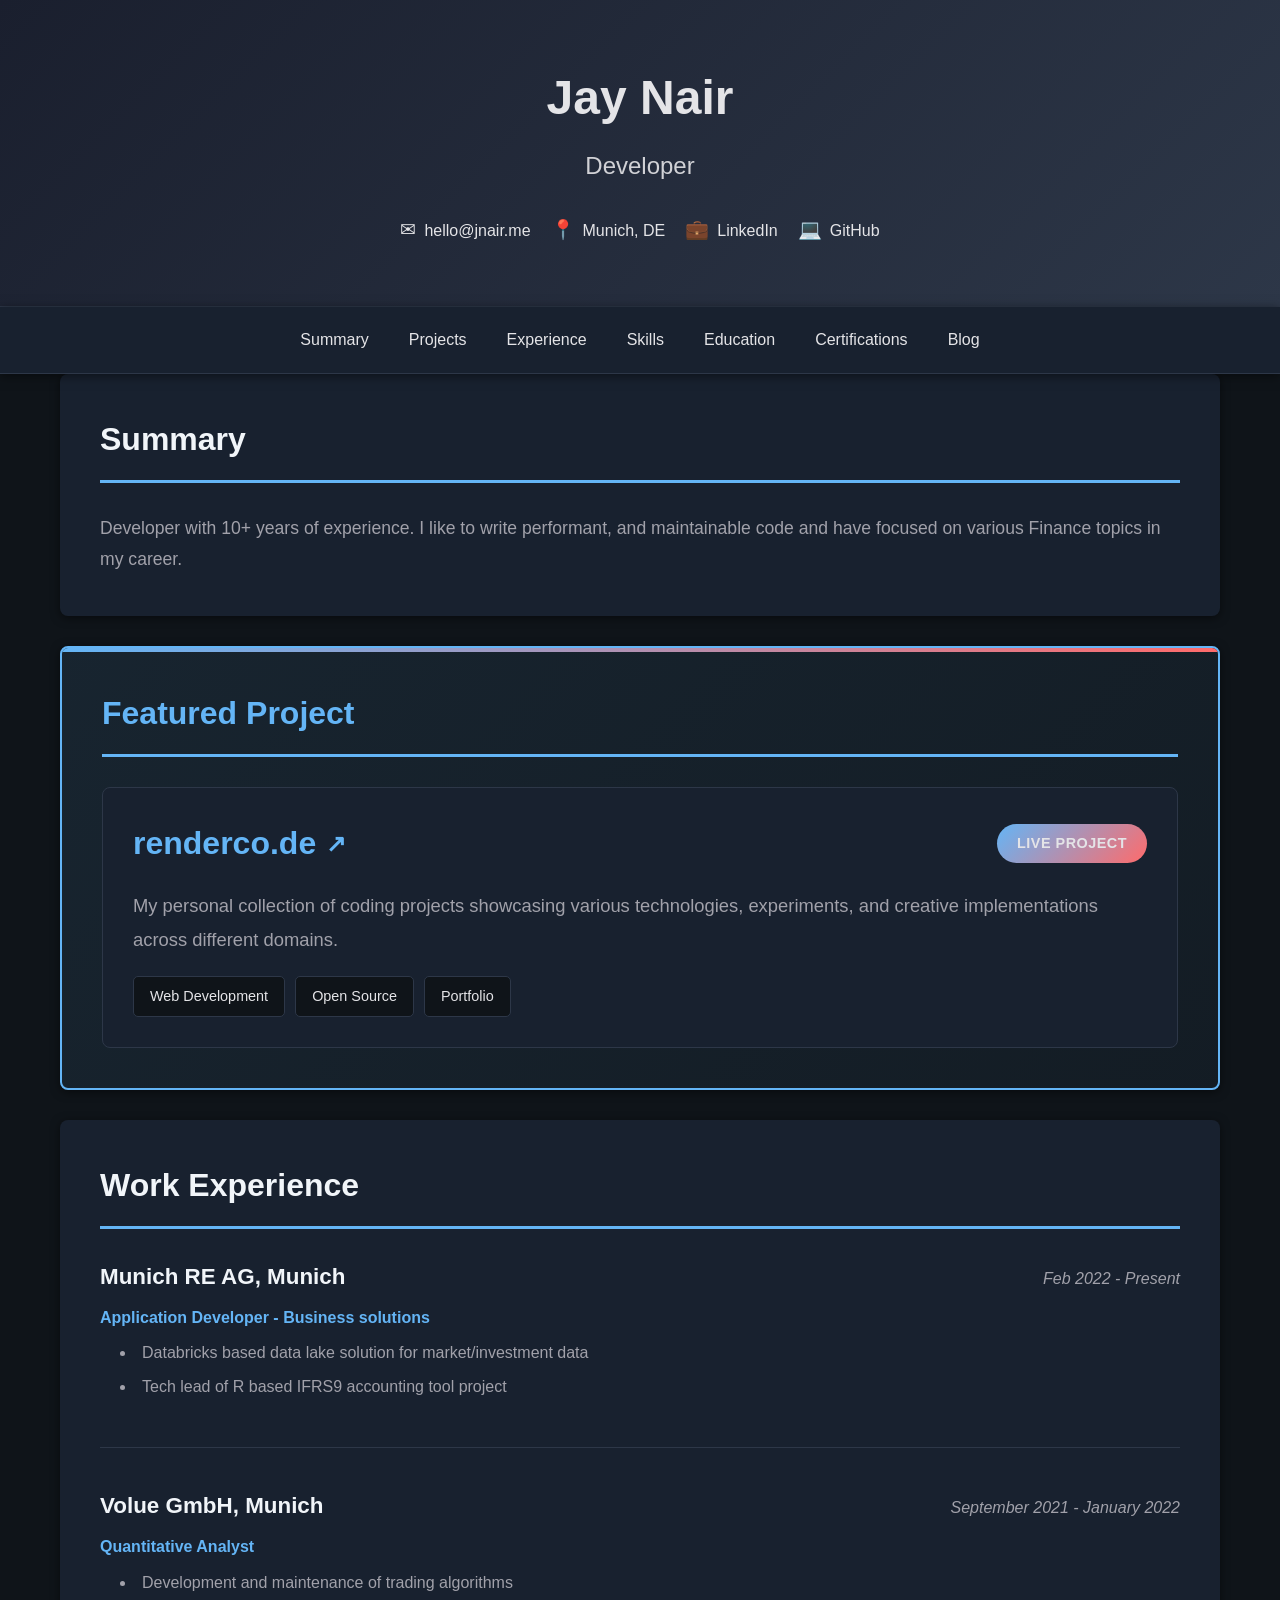
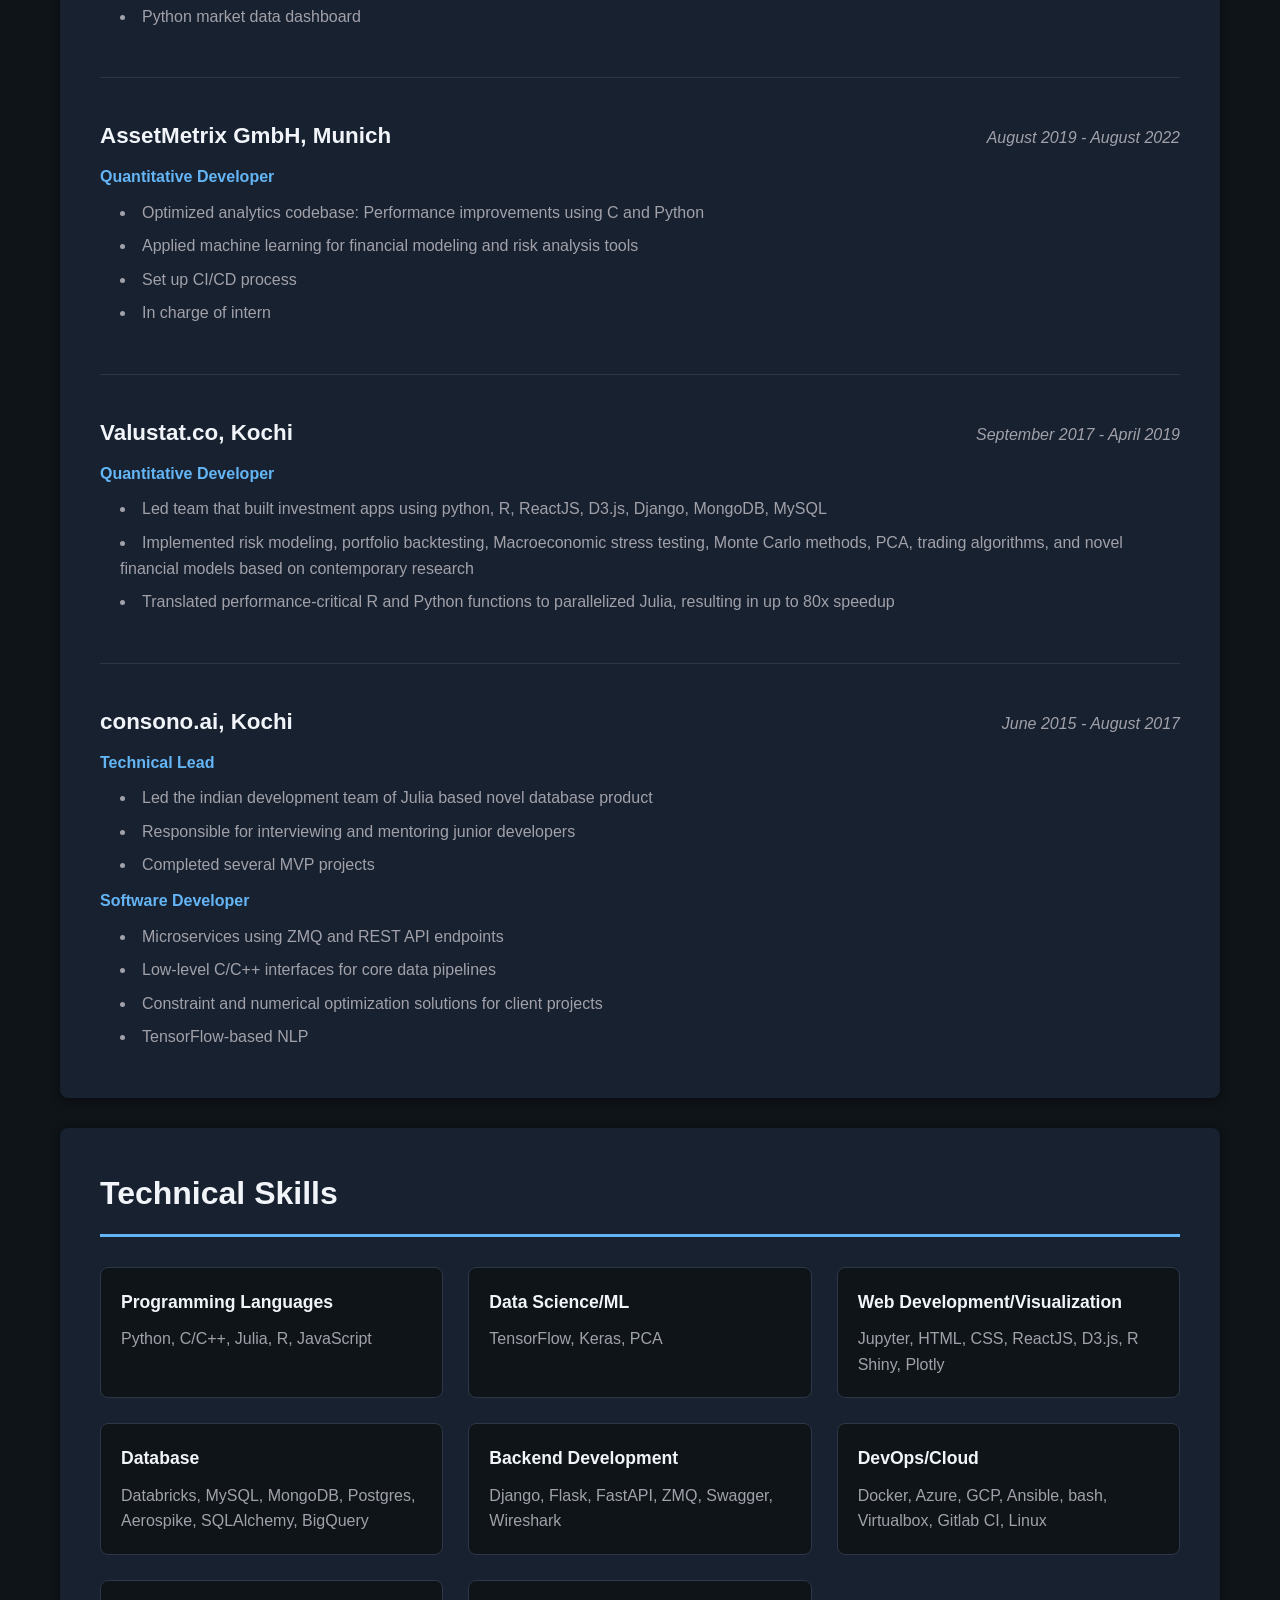
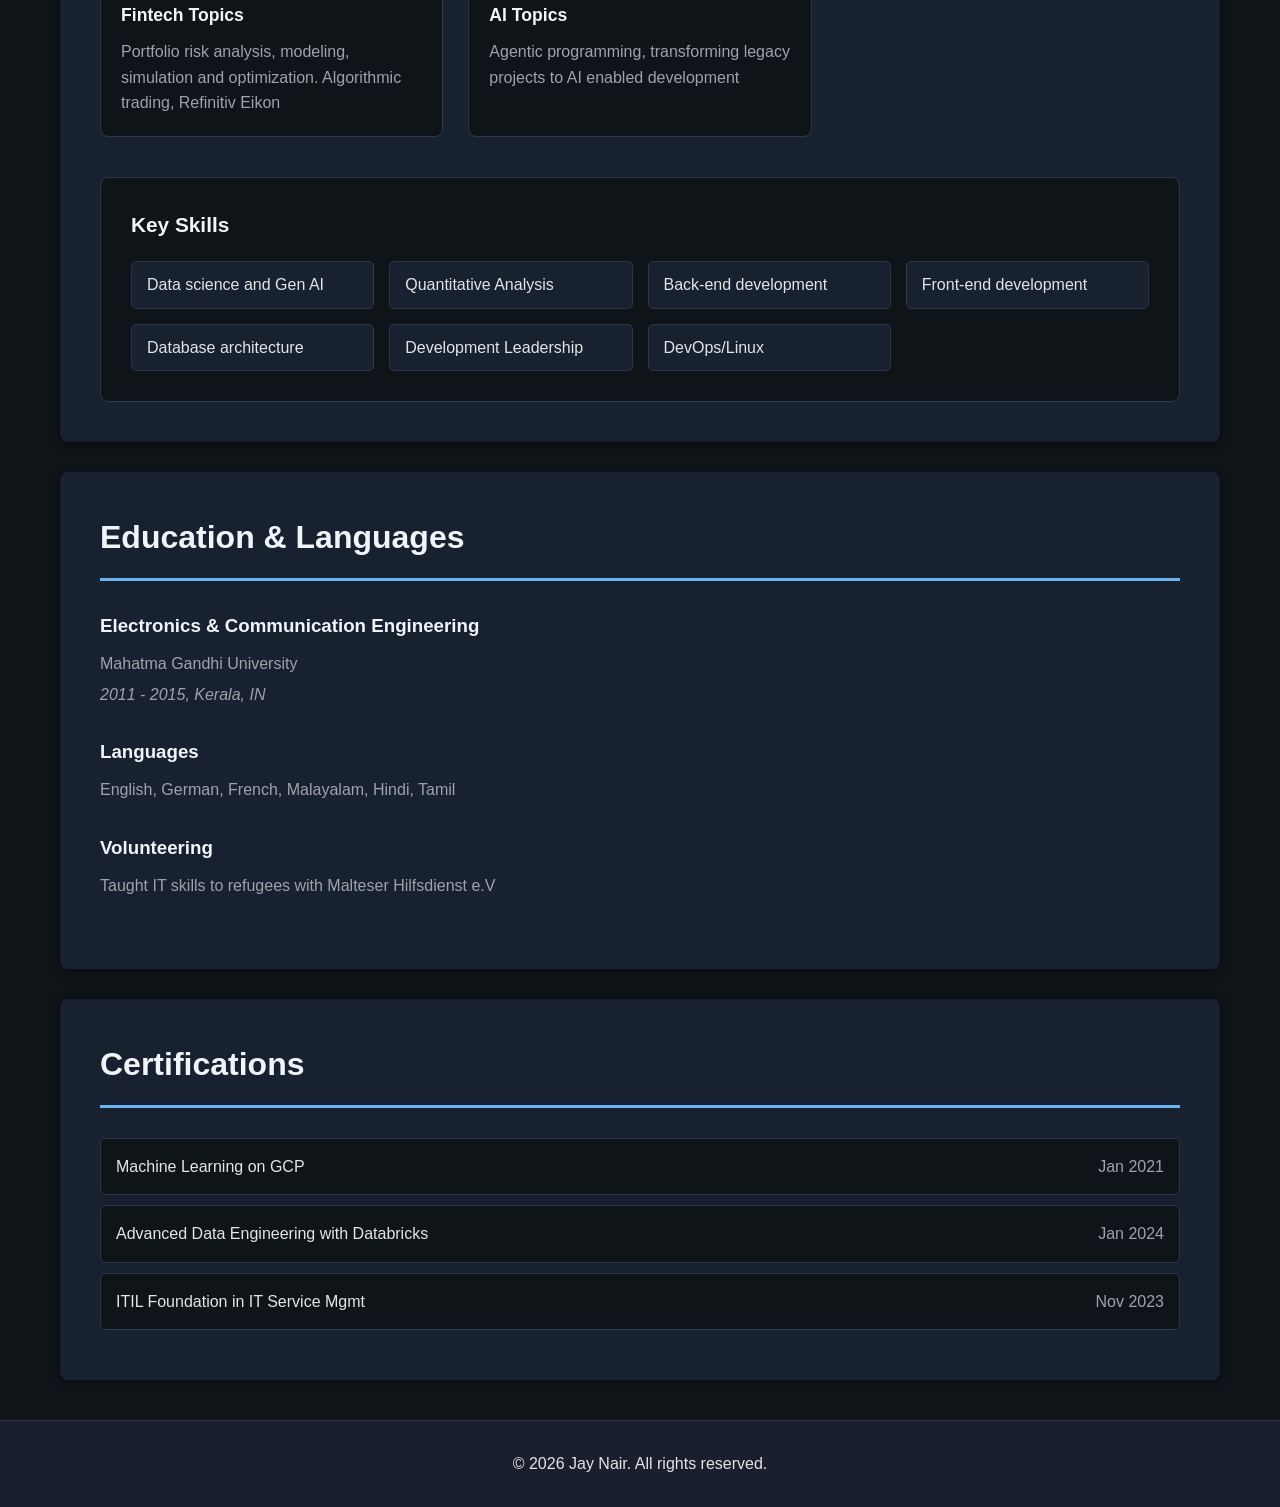
<file: index.html>
<!DOCTYPE html>
<html lang="en">
<head>
    <meta charset="UTF-8">
    <meta name="viewport" content="width=device-width, initial-scale=1.0">
    <title>Jay Nair - Developer</title>
    <link rel="stylesheet" href="styles.css">
</head>
<body>
    <header class="header">
        <div class="container">
            <h1 class="name">Jay Nair</h1>
            <p class="title">Developer</p>
            <div class="contact-info">
                <a href="mailto:hello@jnair.me" class="contact-item">
                    <span class="icon">✉</span>
                    hello@jnair.me
                </a>
                <span class="contact-item">
                    <span class="icon">📍</span>
                    Munich, DE
                </span>
                <a href="https://linkedin.com/in/jnair19/" target="_blank" class="contact-item">
                    <span class="icon">💼</span>
                    LinkedIn
                </a>
                <a href="https://github.com/jayvn" target="_blank" class="contact-item">
                    <span class="icon">💻</span>
                    GitHub
                </a>
            </div>
        </div>
    </header>

    <nav class="nav">
        <div class="container">
            <button class="mobile-menu-toggle" aria-label="Toggle menu">☰</button>
            <ul class="nav-list">
                <li><a href="#summary">Summary</a></li>
                <li><a href="#projects">Projects</a></li>
                <li><a href="#experience">Experience</a></li>
                <li><a href="#skills">Skills</a></li>
                <li><a href="#education">Education</a></li>
                <li><a href="#certifications">Certifications</a></li>
                <li><a href="blog.html">Blog</a></li>
            </ul>
        </div>
    </nav>

    <main class="container">
        <section id="summary" class="section">
            <h2 class="section-title">Summary</h2>
            <p class="summary-text">Developer with 10+ years of experience. I like to write performant, and maintainable code and have focused on various Finance topics in my career.</p>
        </section>

        <section id="projects" class="section featured-section">
            <h2 class="section-title">Featured Project</h2>
            <div class="project-card">
                <div class="project-header">
                    <h3 class="project-name">
                        <a href="https://renderco.de" target="_blank" class="project-link">
                            renderco.de
                            <span class="external-icon">↗</span>
                        </a>
                    </h3>
                    <span class="project-badge">Live Project</span>
                </div>
                <p class="project-description">
                    My personal collection of coding projects showcasing various technologies, experiments, and creative implementations across different domains.
                </p>
                <div class="project-tech">
                    <span class="tech-tag">Web Development</span>
                    <span class="tech-tag">Open Source</span>
                    <span class="tech-tag">Portfolio</span>
                </div>
            </div>
        </section>

        <section id="experience" class="section">
            <h2 class="section-title">Work Experience</h2>

            <div class="experience-item">
                <div class="experience-header">
                    <h3>Munich RE AG, Munich</h3>
                    <span class="date">Feb 2022 - Present</span>
                </div>
                <p class="role">Application Developer - Business solutions</p>
                <ul class="experience-list">
                    <li>Databricks based data lake solution for market/investment data</li>
                    <li>Tech lead of R based IFRS9 accounting tool project</li>
                </ul>
            </div>

            <div class="experience-item">
                <div class="experience-header">
                    <h3>Volue GmbH, Munich</h3>
                    <span class="date">September 2021 - January 2022</span>
                </div>
                <p class="role">Quantitative Analyst</p>
                <ul class="experience-list">
                    <li>Development and maintenance of trading algorithms</li>
                    <li>Python market data dashboard</li>
                </ul>
            </div>

            <div class="experience-item">
                <div class="experience-header">
                    <h3>AssetMetrix GmbH, Munich</h3>
                    <span class="date">August 2019 - August 2022</span>
                </div>
                <p class="role">Quantitative Developer</p>
                <ul class="experience-list">
                    <li>Optimized analytics codebase: Performance improvements using C and Python</li>
                    <li>Applied machine learning for financial modeling and risk analysis tools</li>
                    <li>Set up CI/CD process</li>
                    <li>In charge of intern</li>
                </ul>
            </div>

            <div class="experience-item">
                <div class="experience-header">
                    <h3>Valustat.co, Kochi</h3>
                    <span class="date">September 2017 - April 2019</span>
                </div>
                <p class="role">Quantitative Developer</p>
                <ul class="experience-list">
                    <li>Led team that built investment apps using python, R, ReactJS, D3.js, Django, MongoDB, MySQL</li>
                    <li>Implemented risk modeling, portfolio backtesting, Macroeconomic stress testing, Monte Carlo methods, PCA, trading algorithms, and novel financial models based on contemporary research</li>
                    <li>Translated performance-critical R and Python functions to parallelized Julia, resulting in up to 80x speedup</li>
                </ul>
            </div>

            <div class="experience-item">
                <div class="experience-header">
                    <h3>consono.ai, Kochi</h3>
                    <span class="date">June 2015 - August 2017</span>
                </div>
                <p class="role">Technical Lead</p>
                <ul class="experience-list">
                    <li>Led the indian development team of Julia based novel database product</li>
                    <li>Responsible for interviewing and mentoring junior developers</li>
                    <li>Completed several MVP projects</li>
                </ul>
                <p class="role">Software Developer</p>
                <ul class="experience-list">
                    <li>Microservices using ZMQ and REST API endpoints</li>
                    <li>Low-level C/C++ interfaces for core data pipelines</li>
                    <li>Constraint and numerical optimization solutions for client projects</li>
                    <li>TensorFlow-based NLP</li>
                </ul>
            </div>
        </section>

        <section id="skills" class="section">
            <h2 class="section-title">Technical Skills</h2>

            <div class="skills-grid">
                <div class="skill-category">
                    <h3>Programming Languages</h3>
                    <p>Python, C/C++, Julia, R, JavaScript</p>
                </div>

                <div class="skill-category">
                    <h3>Data Science/ML</h3>
                    <p>TensorFlow, Keras, PCA</p>
                </div>

                <div class="skill-category">
                    <h3>Web Development/Visualization</h3>
                    <p>Jupyter, HTML, CSS, ReactJS, D3.js, R Shiny, Plotly</p>
                </div>

                <div class="skill-category">
                    <h3>Database</h3>
                    <p>Databricks, MySQL, MongoDB, Postgres, Aerospike, SQLAlchemy, BigQuery</p>
                </div>

                <div class="skill-category">
                    <h3>Backend Development</h3>
                    <p>Django, Flask, FastAPI, ZMQ, Swagger, Wireshark</p>
                </div>

                <div class="skill-category">
                    <h3>DevOps/Cloud</h3>
                    <p>Docker, Azure, GCP, Ansible, bash, Virtualbox, Gitlab CI, Linux</p>
                </div>

                <div class="skill-category">
                    <h3>Fintech Topics</h3>
                    <p>Portfolio risk analysis, modeling, simulation and optimization. Algorithmic trading, Refinitiv Eikon</p>
                </div>

                <div class="skill-category">
                    <h3>AI Topics</h3>
                    <p>Agentic programming, transforming legacy projects to AI enabled development</p>
                </div>
            </div>

            <div class="key-skills">
                <h3>Key Skills</h3>
                <ul class="skills-list">
                    <li>Data science and Gen AI</li>
                    <li>Quantitative Analysis</li>
                    <li>Back-end development</li>
                    <li>Front-end development</li>
                    <li>Database architecture</li>
                    <li>Development Leadership</li>
                    <li>DevOps/Linux</li>
                </ul>
            </div>
        </section>

        <section id="education" class="section">
            <h2 class="section-title">Education & Languages</h2>

            <div class="education-item">
                <h3>Electronics & Communication Engineering</h3>
                <p>Mahatma Gandhi University</p>
                <p class="date">2011 - 2015, Kerala, IN</p>
            </div>

            <div class="languages">
                <h3>Languages</h3>
                <p>English, German, French, Malayalam, Hindi, Tamil</p>
            </div>

            <div class="volunteering">
                <h3>Volunteering</h3>
                <p>Taught IT skills to refugees with Malteser Hilfsdienst e.V</p>
            </div>
        </section>

        <section id="certifications" class="section">
            <h2 class="section-title">Certifications</h2>

            <ul class="cert-list">
                <li>
                    <span class="cert-name">Machine Learning on GCP</span>
                    <span class="cert-date">Jan 2021</span>
                </li>
                <li>
                    <span class="cert-name">Advanced Data Engineering with Databricks</span>
                    <span class="cert-date">Jan 2024</span>
                </li>
                <li>
                    <span class="cert-name">ITIL Foundation in IT Service Mgmt</span>
                    <span class="cert-date">Nov 2023</span>
                </li>
            </ul>
        </section>
    </main>

    <footer class="footer">
        <div class="container">
            <p>&copy; 2026 Jay Nair. All rights reserved.</p>
        </div>
    </footer>

    <script src="script.js"></script>
</body>
</html>
</file>
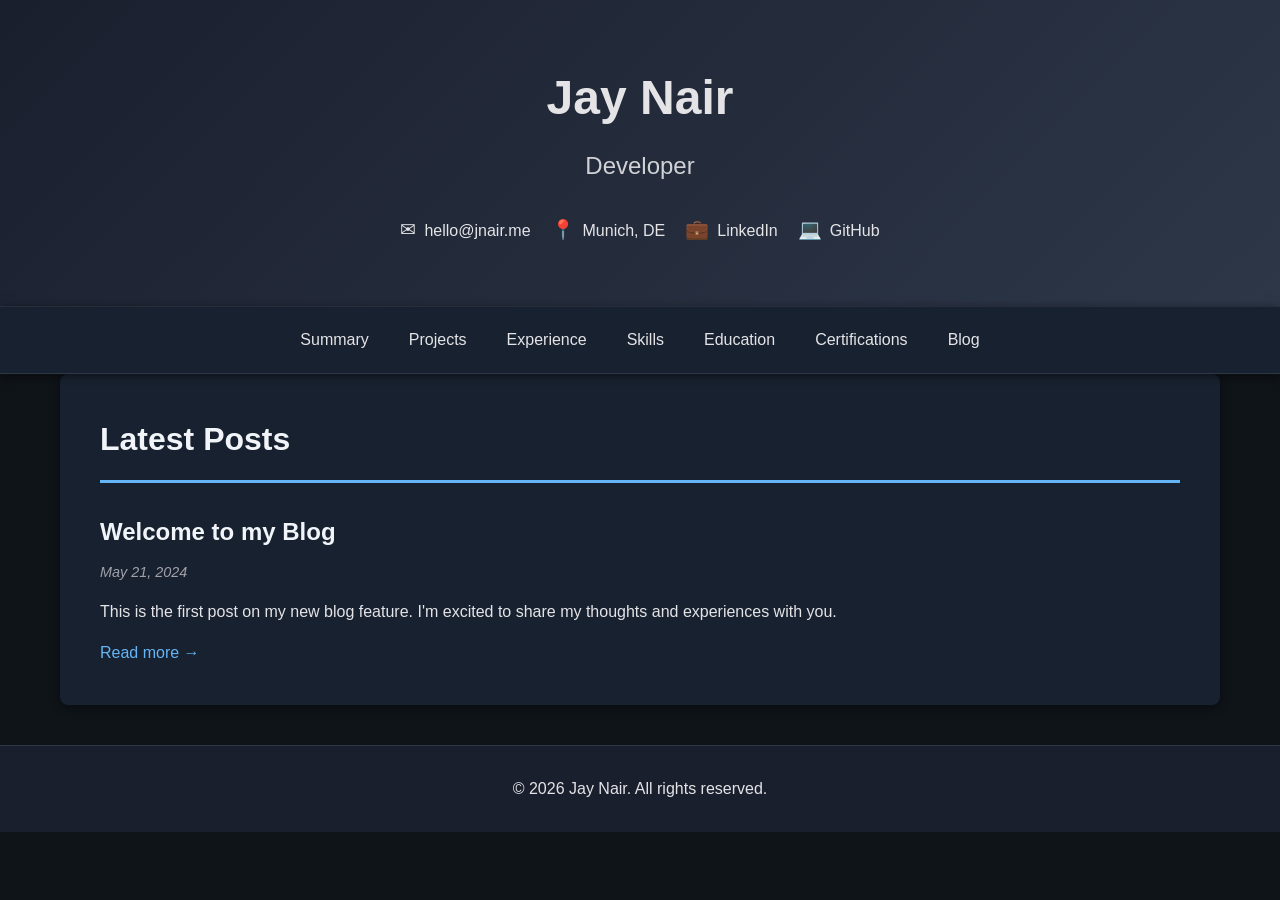
<file: blog.html>
<!DOCTYPE html>
<html lang="en">
<head>
    <meta charset="UTF-8">
    <meta name="viewport" content="width=device-width, initial-scale=1.0">
    <title>Jay Nair - Blog</title>
    <link rel="stylesheet" href="styles.css">
</head>
<body>
    <header class="header">
        <div class="container">
            <h1 class="name">Jay Nair</h1>
            <p class="title">Developer</p>
            <div class="contact-info">
                <a href="mailto:hello@jnair.me" class="contact-item">
                    <span class="icon">✉</span>
                    hello@jnair.me
                </a>
                <span class="contact-item">
                    <span class="icon">📍</span>
                    Munich, DE
                </span>
                <a href="https://linkedin.com/in/jnair19/" target="_blank" class="contact-item">
                    <span class="icon">💼</span>
                    LinkedIn
                </a>
                <a href="https://github.com/jayvn" target="_blank" class="contact-item">
                    <span class="icon">💻</span>
                    GitHub
                </a>
            </div>
        </div>
    </header>

    <nav class="nav">
        <div class="container">
            <button class="mobile-menu-toggle" aria-label="Toggle menu">☰</button>
            <ul class="nav-list">
                <li><a href="index.html#summary">Summary</a></li>
                <li><a href="index.html#projects">Projects</a></li>
                <li><a href="index.html#experience">Experience</a></li>
                <li><a href="index.html#skills">Skills</a></li>
                <li><a href="index.html#education">Education</a></li>
                <li><a href="index.html#certifications">Certifications</a></li>
                <li><a href="blog.html" class="active">Blog</a></li>
            </ul>
        </div>
    </nav>

    <main class="container">
        <section class="section">
            <div id="blog-content">
                <p>Loading blog...</p>
            </div>
        </section>
    </main>

    <footer class="footer">
        <div class="container">
            <p>&copy; 2026 Jay Nair. All rights reserved.</p>
        </div>
    </footer>

    <script src="js/marked.min.js"></script>
    <script src="blog.js"></script>
</body>
</html>
</file>
<file: styles.css>
* {
    margin: 0;
    padding: 0;
    box-sizing: border-box;
}

:root {
    --primary-color: #f1f5f9;
    --secondary-color: #64b5f6;
    --accent-color: #ff6b6b;
    --text-color: #e4e4e7;
    --text-light: #a1a1aa;
    --bg-color: #0f1419;
    --white: #18212f;
    --border-color: #2d3748;
    --shadow: 0 2px 10px rgba(0, 0, 0, 0.5);
}

body {
    font-family: -apple-system, BlinkMacSystemFont, 'Segoe UI', Roboto, 'Helvetica Neue', Arial, sans-serif;
    line-height: 1.6;
    color: var(--text-color);
    background-color: var(--bg-color);
}

.container {
    max-width: 1200px;
    margin: 0 auto;
    padding: 0 20px;
}

/* Header */
.header {
    background: linear-gradient(135deg, #1a1f2e 0%, #2d3748 100%);
    color: var(--text-color);
    padding: 60px 20px;
    text-align: center;
    border-bottom: 1px solid var(--border-color);
}

.name {
    font-size: 3rem;
    font-weight: 700;
    margin-bottom: 10px;
}

.title {
    font-size: 1.5rem;
    opacity: 0.9;
    margin-bottom: 30px;
}

.contact-info {
    display: flex;
    flex-wrap: wrap;
    justify-content: center;
    gap: 20px;
    margin-top: 20px;
}

.contact-item {
    display: inline-flex;
    align-items: center;
    gap: 8px;
    color: var(--text-color);
    text-decoration: none;
    transition: color 0.3s;
}

.contact-item:hover {
    color: var(--secondary-color);
}

.icon {
    font-size: 1.2rem;
}

/* Navigation */
.nav {
    background-color: var(--white);
    box-shadow: var(--shadow);
    position: sticky;
    top: 0;
    z-index: 100;
    border-bottom: 1px solid var(--border-color);
}

.nav .container {
    position: relative;
}

.mobile-menu-toggle {
    display: none;
    background: none;
    border: none;
    font-size: 1.5rem;
    cursor: pointer;
    padding: 15px;
}

.nav-list {
    list-style: none;
    display: flex;
    justify-content: center;
    gap: 40px;
    padding: 20px 0;
}

.nav-list a {
    color: var(--text-color);
    text-decoration: none;
    font-weight: 500;
    transition: color 0.3s;
    position: relative;
}

.nav-list a::after {
    content: '';
    position: absolute;
    bottom: -5px;
    left: 0;
    width: 0;
    height: 2px;
    background-color: var(--secondary-color);
    transition: width 0.3s;
}

.nav-list a:hover {
    color: var(--secondary-color);
}

.nav-list a:hover::after {
    width: 100%;
}

/* Main content */
main {
    padding: 40px 20px;
}

.section {
    background-color: var(--white);
    border-radius: 8px;
    padding: 40px;
    margin-bottom: 30px;
    box-shadow: var(--shadow);
}

.section-title {
    font-size: 2rem;
    color: var(--primary-color);
    margin-bottom: 30px;
    padding-bottom: 15px;
    border-bottom: 3px solid var(--secondary-color);
}

/* Summary */
.summary-text {
    font-size: 1.1rem;
    line-height: 1.8;
    color: var(--text-light);
}

/* Featured Projects Section */
.featured-section {
    background: linear-gradient(135deg, rgba(100, 181, 246, 0.1) 0%, rgba(100, 181, 246, 0.05) 100%);
    border: 2px solid var(--secondary-color);
    position: relative;
    overflow: hidden;
}

.featured-section::before {
    content: '';
    position: absolute;
    top: 0;
    left: 0;
    width: 100%;
    height: 4px;
    background: linear-gradient(90deg, var(--secondary-color), var(--accent-color));
}

.featured-section .section-title {
    color: var(--secondary-color);
    border-bottom-color: var(--secondary-color);
}

.project-card {
    background-color: var(--white);
    border-radius: 8px;
    padding: 30px;
    border: 1px solid var(--border-color);
    transition: transform 0.3s ease, box-shadow 0.3s ease;
}

.project-card:hover {
    transform: translateY(-5px);
    box-shadow: 0 8px 20px rgba(100, 181, 246, 0.3);
}

.project-header {
    display: flex;
    justify-content: space-between;
    align-items: center;
    margin-bottom: 20px;
    flex-wrap: wrap;
    gap: 15px;
}

.project-name {
    font-size: 2rem;
    margin: 0;
}

.project-link {
    color: var(--secondary-color);
    text-decoration: none;
    display: inline-flex;
    align-items: center;
    gap: 10px;
    transition: color 0.3s;
}

.project-link:hover {
    color: var(--accent-color);
}

.external-icon {
    font-size: 1.5rem;
    transition: transform 0.3s;
}

.project-link:hover .external-icon {
    transform: translate(3px, -3px);
}

.project-badge {
    background: linear-gradient(135deg, var(--secondary-color), var(--accent-color));
    color: var(--text-color);
    padding: 8px 20px;
    border-radius: 20px;
    font-size: 0.9rem;
    font-weight: 600;
    text-transform: uppercase;
    letter-spacing: 0.5px;
}

.project-description {
    font-size: 1.15rem;
    line-height: 1.8;
    color: var(--text-light);
    margin-bottom: 20px;
}

.project-tech {
    display: flex;
    flex-wrap: wrap;
    gap: 10px;
}

.tech-tag {
    background-color: var(--bg-color);
    color: var(--text-color);
    padding: 8px 16px;
    border-radius: 5px;
    font-size: 0.9rem;
    border: 1px solid var(--border-color);
    transition: background-color 0.3s, border-color 0.3s;
}

.tech-tag:hover {
    background-color: var(--secondary-color);
    border-color: var(--secondary-color);
}

/* Experience */
.experience-item {
    margin-bottom: 40px;
    padding-bottom: 40px;
    border-bottom: 1px solid var(--border-color);
}

.experience-item:last-child {
    border-bottom: none;
    margin-bottom: 0;
    padding-bottom: 0;
}

.experience-header {
    display: flex;
    justify-content: space-between;
    align-items: baseline;
    margin-bottom: 10px;
    flex-wrap: wrap;
    gap: 10px;
}

.experience-header h3 {
    font-size: 1.4rem;
    color: var(--primary-color);
}

.date {
    color: var(--text-light);
    font-style: italic;
}

.role {
    font-weight: 600;
    color: var(--secondary-color);
    margin: 10px 0;
}

.experience-list {
    list-style-position: inside;
    margin-left: 20px;
}

.experience-list li {
    margin: 8px 0;
    color: var(--text-light);
}

/* Skills */
.skills-grid {
    display: grid;
    grid-template-columns: repeat(auto-fit, minmax(280px, 1fr));
    gap: 25px;
    margin-bottom: 40px;
}

.skill-category {
    background-color: var(--bg-color);
    padding: 20px;
    border-radius: 8px;
    border-left: 4px solid var(--secondary-color);
    border: 1px solid var(--border-color);
}

.skill-category h3 {
    color: var(--primary-color);
    margin-bottom: 10px;
    font-size: 1.1rem;
}

.skill-category p {
    color: var(--text-light);
    line-height: 1.6;
}

.key-skills {
    background-color: var(--bg-color);
    padding: 30px;
    border-radius: 8px;
    border: 1px solid var(--border-color);
}

.key-skills h3 {
    color: var(--primary-color);
    margin-bottom: 20px;
    font-size: 1.3rem;
}

.skills-list {
    list-style: none;
    display: grid;
    grid-template-columns: repeat(auto-fit, minmax(200px, 1fr));
    gap: 15px;
}

.skills-list li {
    padding: 10px 15px;
    background-color: var(--white);
    border-radius: 5px;
    color: var(--text-color);
    border: 1px solid var(--border-color);
}

/* Education */
.education-item,
.languages,
.volunteering {
    margin-bottom: 30px;
}

.education-item h3,
.languages h3,
.volunteering h3 {
    color: var(--primary-color);
    margin-bottom: 10px;
}

.education-item p,
.languages p,
.volunteering p {
    color: var(--text-light);
    margin: 5px 0;
}

/* Certifications */
.cert-list {
    list-style: none;
}

.cert-list li {
    display: flex;
    justify-content: space-between;
    padding: 15px;
    margin-bottom: 10px;
    background-color: var(--bg-color);
    border-radius: 5px;
    border-left: 4px solid var(--secondary-color);
    border: 1px solid var(--border-color);
}

.cert-name {
    font-weight: 500;
    color: var(--text-color);
}

.cert-date {
    color: var(--text-light);
}

/* Footer */
.footer {
    background-color: #1a1f2e;
    color: var(--text-color);
    text-align: center;
    padding: 30px 20px;
    margin-top: 40px;
    border-top: 1px solid var(--border-color);
}

/* Responsive design */
@media (max-width: 768px) {
    .name {
        font-size: 2rem;
    }

    .title {
        font-size: 1.2rem;
    }

    .contact-info {
        flex-direction: column;
        gap: 10px;
    }

    .mobile-menu-toggle {
        display: block;
    }

    .nav-list {
        flex-direction: column;
        gap: 0;
        max-height: 0;
        overflow: hidden;
        transition: max-height 0.3s ease-out;
        padding: 0;
    }

    .nav-list.active {
        max-height: 400px;
        padding: 20px 0;
    }

    .nav-list li {
        text-align: center;
        padding: 10px 0;
    }

    .section {
        padding: 25px;
    }

    .section-title {
        font-size: 1.5rem;
    }

    .experience-header {
        flex-direction: column;
        align-items: flex-start;
    }

    .project-header {
        flex-direction: column;
        align-items: flex-start;
    }

    .project-name {
        font-size: 1.5rem;
    }

    .project-card {
        padding: 20px;
    }

    .skills-grid {
        grid-template-columns: 1fr;
    }

    .skills-list {
        grid-template-columns: 1fr;
    }

    .cert-list li {
        flex-direction: column;
        gap: 5px;
    }
}

/* Smooth scroll */
html {
    scroll-behavior: smooth;
}

/* Print styles */
@media print {

    .nav,
    .footer {
        display: none;
    }

    .section {
        box-shadow: none;
        page-break-inside: avoid;
    }

    body {
        background-color: #ffffff;
    }

    :root {
        --text-color: #333;
        --text-light: #666;
        --bg-color: #f8f9fa;
        --white: #ffffff;
        --border-color: #e0e0e0;
    }
}
/* Blog Styles */
.blog-preview {
    margin-bottom: 30px;
    padding-bottom: 30px;
    border-bottom: 1px solid var(--border-color);
}

.blog-preview:last-child {
    border-bottom: none;
    margin-bottom: 0;
    padding-bottom: 0;
}

.blog-preview h3 {
    margin-bottom: 10px;
    font-size: 1.5rem;
}

.blog-preview h3 a {
    color: var(--primary-color);
    text-decoration: none;
    transition: color 0.3s;
}

.blog-preview h3 a:hover {
    color: var(--secondary-color);
}

.blog-preview .date {
    font-size: 0.9rem;
    color: var(--text-light);
    margin-bottom: 15px;
}

.blog-preview .summary {
    margin-bottom: 15px;
    color: var(--text-color);
}

.read-more {
    color: var(--secondary-color);
    text-decoration: none;
    font-weight: 500;
    transition: color 0.3s;
}

.read-more:hover {
    color: var(--accent-color);
}

.blog-post-container {
    animation: fadeIn 0.5s ease-in-out;
}

@keyframes fadeIn {
    from { opacity: 0; transform: translateY(10px); }
    to { opacity: 1; transform: translateY(0); }
}

.back-link {
    display: inline-block;
    margin-bottom: 20px;
    color: var(--secondary-color);
    text-decoration: none;
    font-weight: 500;
}

.back-link:hover {
    text-decoration: underline;
}

.blog-post h1 {
    font-size: 2.5rem;
    margin-bottom: 10px;
    color: var(--primary-color);
}

.post-meta {
    color: var(--text-light);
    margin-bottom: 30px;
    font-style: italic;
    border-bottom: 1px solid var(--border-color);
    padding-bottom: 20px;
}

.post-content {
    color: var(--text-color);
}

.post-content p {
    margin-bottom: 20px;
    line-height: 1.8;
}

.post-content h2, .post-content h3 {
    margin-top: 30px;
    margin-bottom: 15px;
    color: var(--primary-color);
}

.post-content ul {
    margin-bottom: 20px;
    margin-left: 20px;
}

.post-content li {
    margin-bottom: 10px;
}
</file>
